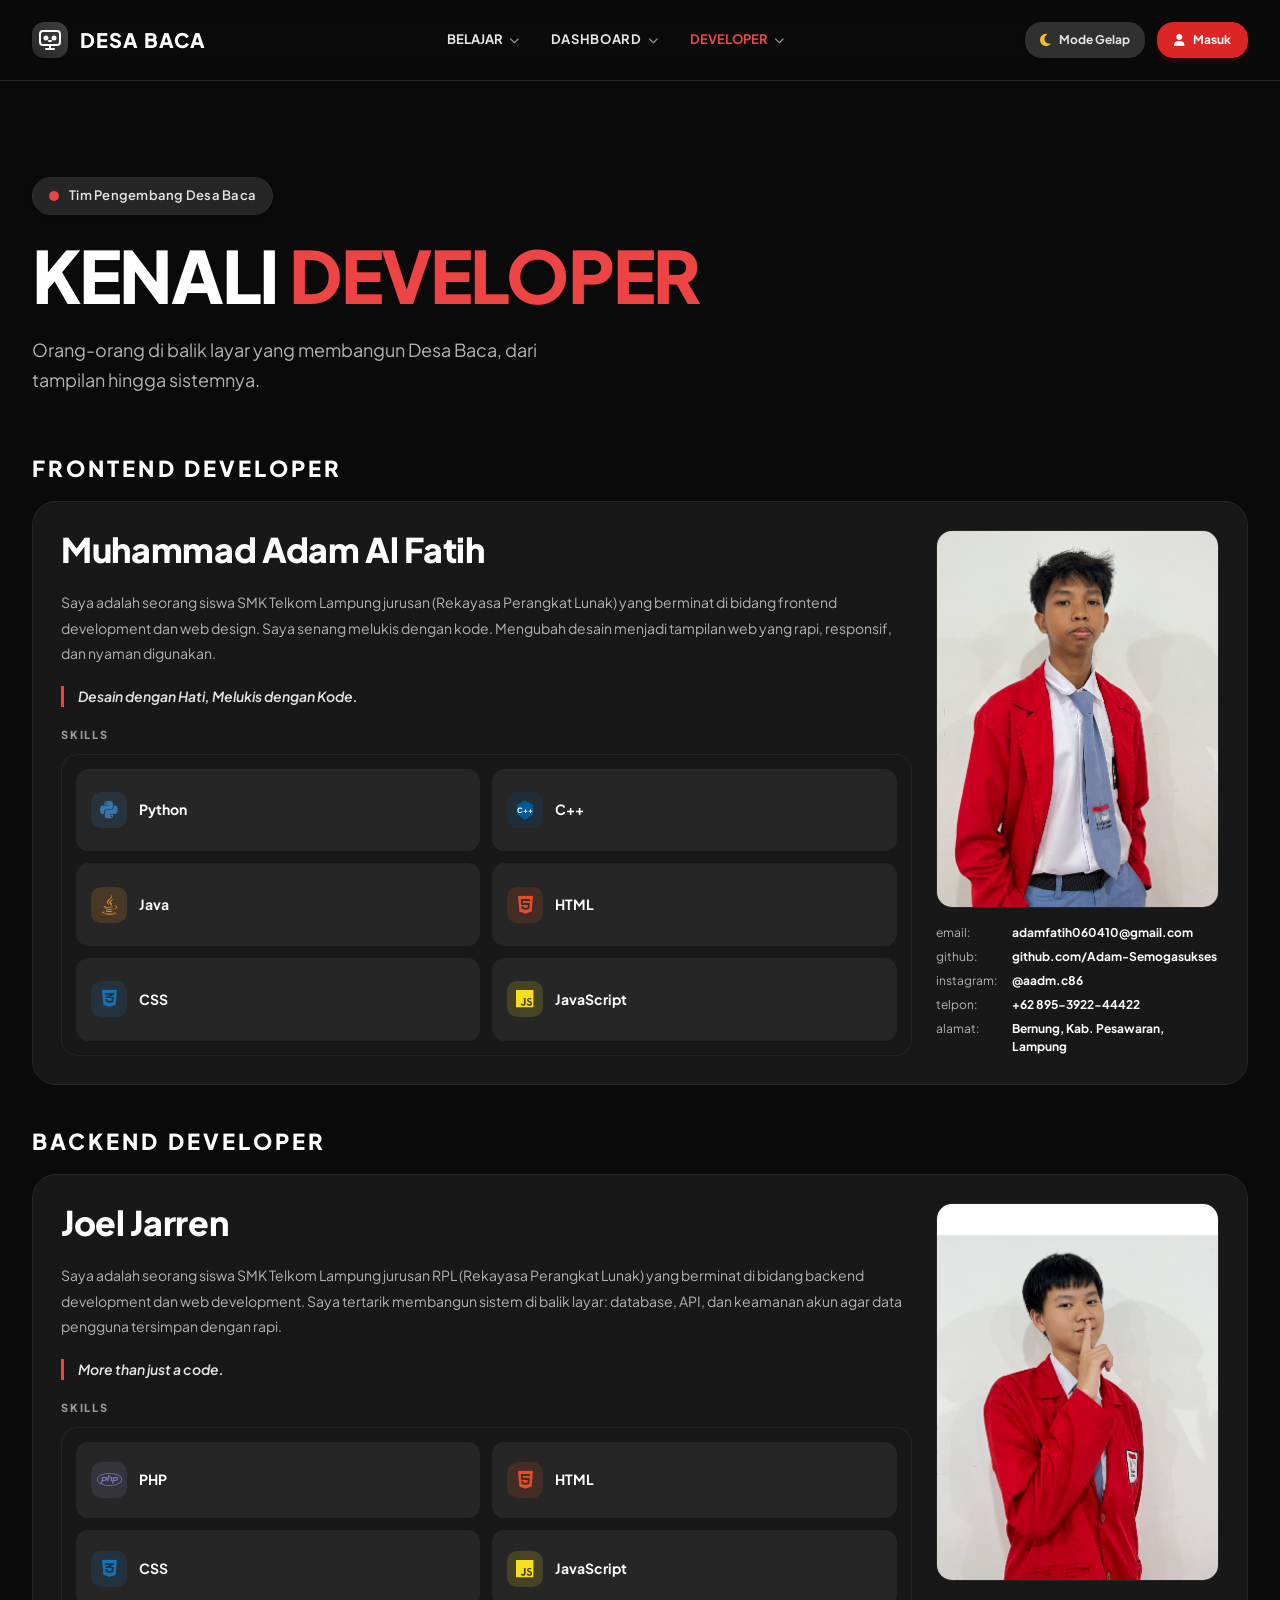
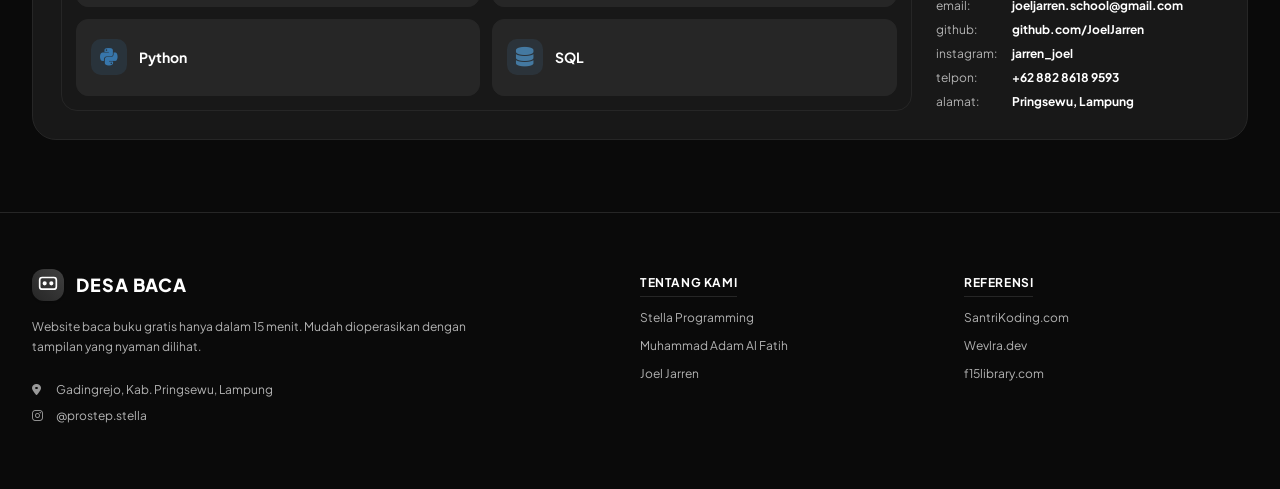
<file: developer.html>
<!DOCTYPE html>
<html lang="id" class="dark">
<head>
  <meta charset="UTF-8" />
  <meta name="viewport" content="width=device-width, initial-scale=1.0, viewport-fit=cover" />
  <title>Developer - DESA BACA</title>
  <meta name="description" content="Kenali tim pengembang Desa Baca: frontend dan backend developer." />

  <link rel="preconnect" href="https://fonts.googleapis.com">
  <link rel="preconnect" href="https://fonts.gstatic.com" crossorigin>
  <link href="https://fonts.googleapis.com/css2?family=Plus+Jakarta+Sans:wght@400;500;600;700;800&family=Inter:wght@400;500;600;700&display=swap" rel="stylesheet">
  <link rel="stylesheet" href="https://cdnjs.cloudflare.com/ajax/libs/font-awesome/6.5.1/css/all.min.css" />
  <link rel="stylesheet" href="css/main.css" />
  <link rel="stylesheet" href="css/landing.css" />
  <script src="js/theme-init.js"></script>

  <style>
    .is-active { color: var(--red); }
    .dev-main { padding-bottom: 72px; }
    .dev-section + .dev-section { margin-top: 40px; }
    .dev-heading { margin-bottom: 16px; font-size: 18px; font-weight: 800; letter-spacing: .14em; text-transform: uppercase; color: var(--text-strong); }
    .dev-name { font-size: 28px; font-weight: 800; line-height: 1.2; letter-spacing: -.01em; color: var(--text-strong); }
    @media (min-width: 640px) { .dev-heading { font-size: 22px; } .dev-name { font-size: 34px; } }

    .dev-card { display: grid; grid-template-columns: 6fr 2fr; gap: 24px; align-items: stretch; padding: 28px; border-radius: var(--radius-xl); border: 1px solid var(--border); background: var(--surface); }
    .dev-info, .dev-side { display: flex; flex-direction: column; min-width: 0; }
    .dev-info { gap: 20px; }
    .dev-intro { font-size: 14px; line-height: 1.8; color: var(--muted); }
    .dev-quote { padding-left: 14px; border-left: 3px solid var(--red); font-size: 14px; font-weight: 600; font-style: italic; color: var(--text); }

    .dev-skills-wrap { flex: 1; display: flex; flex-direction: column; gap: 10px; }
    .dev-label { font-size: 11px; font-weight: 800; letter-spacing: .16em; text-transform: uppercase; color: var(--faint); }
    .dev-skills { flex: 1; display: grid; grid-template-columns: repeat(2, 1fr); grid-auto-rows: 1fr; gap: 12px; padding: 14px; border-radius: var(--radius-lg); border: 1px solid var(--border); }
    .dev-skills li { display: flex; align-items: center; gap: 12px; padding: 12px 14px; min-height: 56px; border-radius: var(--radius-md); border: 1px solid var(--border); background: var(--surface-2); font-size: 14px; font-weight: 700; color: var(--text-strong); transition: border-color .2s; }
    .dev-skills li:hover { border-color: var(--faint); }
    .dev-skills li > :first-child { flex-shrink: 0; width: 36px; height: 36px; padding: 7px; border-radius: 10px; display: flex; align-items: center; justify-content: center; font-size: 20px; color: var(--b); background: color-mix(in srgb, var(--b) 16%, var(--surface-2)); }

    .dev-side { gap: 16px; }
    .dev-photo { position: relative; flex: 1 0 auto; aspect-ratio: 3 / 4; overflow: hidden; border-radius: var(--radius-lg); border: 1px solid var(--border); background: var(--surface-2); color: var(--faint); display: flex; align-items: center; justify-content: center; font-size: 72px; }
    .dev-photo img { position: absolute; inset: 0; width: 100%; height: 100%; object-fit: cover; }
    .dev-contact { display: grid; grid-template-columns: 68px 1fr; gap: 6px 8px; margin: 0; font-size: 12px; }
    .dev-contact dt { color: var(--muted); }
    .dev-contact dd { margin: 0; font-weight: 700; color: var(--text-strong); overflow-wrap: anywhere; }

    @media (max-width: 899px) {
      .dev-card { grid-template-columns: 1fr; padding: 20px; }
      .dev-side { order: -1; max-width: 320px; }
      .dev-photo { flex: none; }
    }
    @media (max-width: 480px) {
      .dev-card { padding: 16px; }
      .dev-skills { padding: 10px; gap: 10px; }
      .dev-skills li { padding: 10px; gap: 10px; font-size: 13px; }
    }
  </style>
</head>

<body>

  <!-- ================= NAVBAR ================= -->
  <header class="site-header">
    <div class="container bar">
      <a href="index.html" class="brand">
        <span class="brand-mark">
          <svg viewBox="0 0 24 24" fill="none" stroke="currentColor" stroke-width="2" stroke-linecap="round" stroke-linejoin="round" aria-hidden="true">
            <rect x="2" y="3" width="20" height="14" rx="3" />
            <line x1="8" y1="21" x2="16" y2="21" />
            <line x1="12" y1="17" x2="12" y2="21" />
            <circle cx="8" cy="10" r="1.5" fill="currentColor" />
            <circle cx="16" cy="10" r="1.5" fill="currentColor" />
            <path d="M11 13h2" />
          </svg>
        </span>
        <span class="brand-name">DESA BACA</span>
      </a>

      <nav class="main-nav" aria-label="Navigasi utama">
        <div class="nav-item">
          <button class="nav-trigger" type="button">BELAJAR <i class="fa-solid fa-chevron-down"></i></button>
          <div class="dropdown">
            <a href="index.html#ebooks"><i class="fa-solid fa-book-open accent"></i> E-Book Populer</a>
            <a href="katalog.html"><i class="fa-solid fa-book-open accent"></i> Katalog Buku</a>
            <a href="index.html#kategori"><i class="fa-solid fa-list-check accent"></i> Semua Kategori</a>
          </div>
        </div>

        <div class="nav-item">
          <a href="dashboard.html" class="nav-trigger">DASHBOARD <i class="fa-solid fa-chevron-down"></i></a>
          <div class="dropdown">
            <a href="dashboard.html"><i class="fa-solid fa-chart-pie" style="color:#06b6d4"></i> Statistik Membaca</a>
            <a href="dashboard.html#bookmarks"><i class="fa-solid fa-bookmark" style="color:#f59e0b"></i> Buku Tersimpan</a>
          </div>
        </div>

        <div class="nav-item">
          <button class="nav-trigger is-active" type="button">DEVELOPER <i class="fa-solid fa-chevron-down"></i></button>
          <div class="dropdown">
            <a href="index.html#tech-stack"><i class="fa-solid fa-code" style="color:#10b981"></i> Tech Stack</a>
            <a href="index.html#footer"><i class="fa-solid fa-circle-info accent"></i> Tentang Kami</a>
            <a href="developer.html"><i class="fa-solid fa-user-gear" style="color:#06b6d4"></i> Developer</a>
          </div>
        </div>
      </nav>

      <div class="header-actions">
        <button id="themeToggle" class="theme-toggle" type="button" aria-label="Ganti Tema (Dark/Light)" title="Klik untuk ganti tema (Gelap / Terang)">
          <i id="themeIcon" class="fa-solid fa-moon"></i>
          <span id="themeLabel" class="label">Mode Gelap</span>
        </button>
        <div class="user-action-wrap">
          <a id="navAuthBtn" class="btn-auth-nav" href="index.html?auth=login"><i class="fa-solid fa-user"></i><span>Masuk</span></a>
        </div>
        <button id="menuToggle" class="menu-toggle" type="button" aria-label="Toggle Menu" aria-expanded="false" aria-controls="mobileMenu">
          <i class="fa-solid fa-bars"></i>
        </button>
      </div>
    </div>

    <div id="mobileMenu" class="mobile-menu hidden">
      <a href="katalog.html">KATALOG</a>
      <a href="index.html#ebooks">BELAJAR</a>
      <a href="dashboard.html">DASHBOARD</a>
      <a href="developer.html" class="is-active">DEVELOPER</a>
      <div>
        <a id="mobileAuth" href="index.html?auth=login" class="login-link">
          <i class="fa-solid fa-arrow-right-to-bracket"></i> <span>Masuk / Daftar Akun</span>
        </a>
      </div>
    </div>
  </header>

  <main class="dev-main">
    <section class="hero">
      <div class="container">
        <div class="hero-inner">
          <div class="badge"><span class="dot"></span><span>Tim Pengembang Desa Baca</span></div>
          <h1><span>KENALI</span> <span class="accent">DEVELOPER</span></h1>
          <p class="hero-sub">Orang-orang di balik layar yang membangun Desa Baca, dari tampilan hingga sistemnya.</p>
        </div>
      </div>
    </section>

    <!-- kartu developer digambar dari array DEVS di bawah -->
    <div class="container" id="devs"></div>
  </main>

  <!-- ================= FOOTER ================= -->
  <footer id="footer" class="site-footer">
    <div class="container">
      <div class="footer-grid">
        <div class="footer-brand">
          <a href="index.html" class="brand">
            <span class="brand-mark">
              <svg viewBox="0 0 24 24" fill="none" stroke="currentColor" stroke-width="2" stroke-linecap="round" stroke-linejoin="round" aria-hidden="true">
                <rect x="2" y="3" width="20" height="14" rx="3" />
                <circle cx="8" cy="10" r="1.5" fill="currentColor" />
                <circle cx="16" cy="10" r="1.5" fill="currentColor" />
              </svg>
            </span>
            <span class="brand-name">DESA BACA</span>
          </a>
          <p class="footer-about">Website baca buku gratis hanya dalam 15 menit. Mudah dioperasikan dengan tampilan yang nyaman dilihat.</p>
          <div class="footer-meta">
            <div><i class="fa-solid fa-location-dot"></i><span>Gadingrejo, Kab. Pringsewu, Lampung</span></div>
            <div><i class="fa-brands fa-instagram"></i><a href="https://instagram.com/prostep.stella" target="_blank" rel="noopener">@prostep.stella</a></div>
          </div>
        </div>

        <div class="footer-col">
          <h4>Tentang Kami</h4>
          <ul class="footer-links">
            <li>Stella Programming</li>
            <li>Muhammad Adam Al Fatih</li>
            <li>Joel Jarren</li>
          </ul>
        </div>

        <div class="footer-col">
          <h4>Referensi</h4>
          <ul class="footer-links">
            <li><a href="https://santrikoding.com" target="_blank" rel="noopener">SantriKoding.com</a></li>
            <li><a href="https://wevlra.dev" target="_blank" rel="noopener">Wevlra.dev</a></li>
            <li><a href="https://f15library.com" target="_blank" rel="noopener">f15library.com</a></li>
          </ul>
        </div>
      </div>
    </div>
  </footer>

  <svg width="0" height="0" style="position:absolute" aria-hidden="true">
    <symbol id="cpp" viewBox="0 0 24 24"><path d="M12 1.5 21 6.75v10.5L12 22.5 3 17.25V6.75z" fill="currentColor"/><text x="12" y="15.2" text-anchor="middle" font-size="8" font-weight="800" font-family="Plus Jakarta Sans,sans-serif" fill="#fff">C++</text></symbol>
  </svg>

  <script>
  // disini edit nya kink
  const SKILLS = [
    ['Python', 'fa-brands fa-python', '#3776AB'],
    ['C++', '', '#00599C'],
    ['Java', 'fa-brands fa-java', '#F89820'],
    ['HTML', 'fa-brands fa-html5', '#E34F26'],
    ['CSS', 'fa-brands fa-css3-alt', '#1572B6'],
    ['JavaScript', 'fa-brands fa-js', '#F7DF1E'],
  ];

  // Skills Joel (backend): PHP, HTML, CSS, JavaScript, Python, SQL
  const SKILLS_JOEL = [
    ['PHP', 'fa-brands fa-php', '#777BB4'],
    ['HTML', 'fa-brands fa-html5', '#E34F26'],
    ['CSS', 'fa-brands fa-css3-alt', '#1572B6'],
    ['JavaScript', 'fa-brands fa-js', '#F7DF1E'],
    ['Python', 'fa-brands fa-python', '#3776AB'],
    ['SQL', 'fa-solid fa-database', '#4479A1'],
  ];

  const DEVS = [
    {
      role: 'FRONTEND DEVELOPER',
      nama: 'Muhammad Adam Al Fatih',
      intro: 'Saya adalah seorang siswa SMK Telkom Lampung jurusan  (Rekayasa Perangkat Lunak) yang berminat di bidang frontend development dan web design. Saya senang melukis dengan kode. Mengubah desain menjadi tampilan web yang rapi, responsif, dan nyaman digunakan.',
      moto: 'Desain dengan Hati, Melukis dengan Kode.',
      foto: 'images/potoadam.png',
      kontak: ['adamfatih060410@gmail.com', 'github.com/Adam-Semogasukses', '@aadm.c86', '+62 895-3922-44422', 'Bernung, Kab. Pesawaran, Lampung'],
    },
    {
      role: 'BACKEND DEVELOPER',
      nama: 'Joel Jarren',
      intro: 'Saya adalah seorang siswa SMK Telkom Lampung jurusan RPL (Rekayasa Perangkat Lunak) yang berminat di bidang backend development dan web development. Saya tertarik membangun sistem di balik layar: database, API, dan keamanan akun agar data pengguna tersimpan dengan rapi.',
      moto: "More than just a code.",
      foto: 'images/potojoel.png',
      skills: SKILLS_JOEL,
      kontak: ['joeljarren.school@gmail.com', 'github.com/JoelJarren', 'jarren_joel', '+62 882 8618 9593', 'Pringsewu, Lampung'],
    },
  ];
  const LABEL = ['email', 'github', 'instagram', 'telpon', 'alamat'];

  /* ============ RENDER KARTU ============ */
  const skillHtml = (list) => list.map(([n, ic, c]) =>
    `<li style="--b:${c}">${ic ? `<i class="${ic}"></i>` : '<svg><use href="#cpp"/></svg>'}${n}</li>`).join('');

  document.getElementById('devs').innerHTML = DEVS.map((d) => `
    <section class="dev-section">
      <h2 class="dev-heading">${d.role}</h2>
      <article class="dev-card">
        <div class="dev-info">
          <h3 class="dev-name">${d.nama}</h3>
          <p class="dev-intro">${d.intro}</p>
          <p class="dev-quote">${d.moto}</p>
          <div class="dev-skills-wrap">
            <span class="dev-label">Skills</span>
            <ul class="dev-skills">${skillHtml(d.skills || SKILLS)}</ul>
          </div>
        </div>
        <div class="dev-side">
          <div class="dev-photo">
            <i class="fa-solid fa-user"></i>
            <img src="${d.foto}" alt="Foto ${d.nama}" loading="lazy" onerror="this.remove()" />
          </div>
          <dl class="dev-contact">${d.kontak.map((v, i) => `<dt>${LABEL[i]}:</dt><dd>${v}</dd>`).join('')}</dl>
        </div>
      </article>
    </section>`).join('');

  /* ============ NAVBAR: tema, login, menu HP, dropdown ============ */
  (() => {
    const $ = (s) => document.querySelector(s);
    const root = document.documentElement;
    const ls = (k) => { try { return localStorage.getItem(k); } catch (e) { return null; } };

    const syncTheme = () => {
      const dark = root.classList.contains('dark');
      $('#themeIcon').className = dark ? 'fa-solid fa-moon' : 'fa-solid fa-sun';
      $('#themeLabel').textContent = dark ? 'Mode Gelap' : 'Mode Terang';
    };
    $('#themeToggle').onclick = () => {
      const dark = root.classList.toggle('dark');
      try { localStorage.setItem('desabaca_theme', dark ? 'dark' : 'light'); } catch (e) {}
      syncTheme();
    };
    syncTheme();

    // status login disimpan index.html di localStorage
    let user = null;
    try { user = JSON.parse(ls('desabaca_user_profile')); } catch (e) {}
    const name = (user && (user.display_name || user.username)) || ls('desabaca_user');
    if (name) {
      const btn = $('#navAuthBtn');
      btn.href = 'dashboard.html';
      btn.classList.add('is-logged');
      btn.innerHTML = '<i class="fa-solid fa-user-check" style="color:#10b981"></i><span></span>';
      btn.lastChild.textContent = name;
      $('#mobileAuth').href = 'dashboard.html';
      $('#mobileAuth').lastElementChild.textContent = name;
    }
    document.addEventListener('click', (e) => {
      if (!name && e.target.closest('a[href*="dashboard.html"]')) {
        e.preventDefault();
        location.href = 'index.html?auth=login';
      }
    });

    const menu = $('#mobileMenu'), toggle = $('#menuToggle');
    toggle.onclick = () => toggle.setAttribute('aria-expanded', !menu.classList.toggle('hidden'));
    menu.onclick = (e) => { if (e.target.closest('a')) menu.classList.add('hidden'); };

    // dropdown: hanya satu terbuka (sama dengan app.js)
    const items = [...document.querySelectorAll('.main-nav .nav-item')];
    const hover = matchMedia('(hover: hover) and (pointer: fine)');
    let timer;
    const setOpen = (i, on) => { i.classList.toggle('open', on); i.firstElementChild.setAttribute('aria-expanded', on); };
    const closeAll = (except) => items.forEach((i) => i !== except && setOpen(i, false));
    const open = (i) => { clearTimeout(timer); closeAll(i); setOpen(i, true); };
    items.forEach((item) => {
      const t = item.firstElementChild;
      item.onmouseenter = () => hover.matches && open(item);
      item.onmouseleave = () => { if (hover.matches) timer = setTimeout(() => setOpen(item, false), 120); };
      t.onclick = (e) => {
        const isOpen = item.classList.contains('open');
        if (t.tagName === 'A') { if (!hover.matches && !isOpen) { e.preventDefault(); open(item); } }  // DASHBOARD: ketukan kedua = buka halaman
        else if (hover.matches || !isOpen) open(item);
        else setOpen(item, false);
      };
    });
    document.addEventListener('click', (e) => { if (!e.target.closest('.main-nav .nav-item')) closeAll(); });
    document.addEventListener('keydown', (e) => { if (e.key === 'Escape') closeAll(); });
  })();
  </script>
</body>
</html>
</file>
<file: css/landing.css>
/* =============================================================================
 * DESA BACA — landing.css (index.html)
 * ========================================================================== */

.container {
  width: 100%;
  max-width: 1280px;
  margin: 0 auto;
  padding: 0 16px;
}
@media (min-width: 640px) {
  .container {
    padding: 0 24px;
  }
}
@media (min-width: 1024px) {
  .container {
    padding: 0 32px;
  }
}

.section-title {
  font-weight: 800;
  font-size: 20px;
  letter-spacing: .05em;
  text-transform: uppercase;
  color: var(--text-strong);
  text-align: center;
}
@media (min-width: 640px) {
  .section-title {
    font-size: 24px;
  }
}

/* ---------- Kartu hover ---------- */
.hover-card {
  border: 1px solid var(--border);
  background: var(--surface);
  border-radius: var(--radius-xl);
  transition: transform .28s cubic-bezier(.16, 1, .3, 1), border-color .28s, box-shadow .28s;
}
.hover-card:hover {
  transform: translateY(-5px);
  border-color: rgba(255, 45, 32, .4);
  box-shadow: var(--card-hover-shadow);
}

/* ---------- Navbar ---------- */
.site-header {
  position: sticky;
  top: 0;
  z-index: 40;
  background: var(--header-bg);
  border-bottom: 1px solid var(--border);
  -webkit-backdrop-filter: blur(12px);
  backdrop-filter: blur(12px);
  transition: background-color .3s, border-color .3s;
}
.site-header .bar {
  height: 80px;
  display: flex;
  align-items: center;
  justify-content: space-between;
}

.brand {
  display: flex;
  align-items: center;
  gap: 12px;
}
.brand-mark {
  width: 36px;
  height: 36px;
  border-radius: 12px;
  color: #fff;
  display: flex;
  align-items: center;
  justify-content: center;
  background: linear-gradient(to top right, #262626, #404040);
  box-shadow: 0 1px 2px rgba(0, 0, 0, .15);
  transition: transform .2s;
}
.brand-mark svg {
  width: 24px;
  height: 24px;
}
.brand:hover .brand-mark {
  transform: scale(1.05);
}
.brand-name {
  font-weight: 800;
  font-size: 18px;
  letter-spacing: .05em;
  color: var(--text-strong);
}
@media (min-width: 640px) {
  .brand-name {
    font-size: 20px;
  }
}

.main-nav {
  display: none;
  align-items: center;
  gap: 32px;
  font-size: 13px;
  font-weight: 700;
  letter-spacing: .05em;
}
@media (min-width: 768px) {
  .main-nav {
    display: flex;
  }
}

.nav-item {
  position: relative;
}
.nav-trigger {
  display: flex;
  align-items: center;
  gap: 6px;
  padding: 8px 0;
  text-transform: uppercase;
  color: var(--text);
  transition: color .2s;
}
.nav-trigger:hover {
  color: var(--red);
}
.nav-trigger .fa-chevron-down {
  font-size: 10px;
  color: var(--faint);
  transition: transform .2s;
}
.nav-item.open .fa-chevron-down {
  transform: rotate(180deg);
}

.dropdown {
  position: absolute;
  left: 0;
  top: 100%;
  margin-top: 8px;
  width: 200px;
  padding: 8px;
  border-radius: var(--radius-lg);
  border: 1px solid var(--border);
  background: var(--surface);
  box-shadow: 0 20px 25px -5px rgba(0, 0, 0, .2);
  opacity: 0;
  transform: translateY(8px);
  pointer-events: none;
  visibility: hidden;
  transition: opacity .2s, transform .2s, visibility .2s;
}
.nav-item.open .dropdown {
  opacity: 1;
  transform: none;
  pointer-events: auto;
  visibility: visible;
}
.dropdown a, .dropdown button {
  display: flex;
  align-items: center;
  gap: 12px;
  width: 100%;
  text-align: left;
  padding: 8px 12px;
  border-radius: var(--radius-md);
  font-size: 12px;
  font-weight: 600;
  letter-spacing: 0;
  text-transform: none;
  color: var(--text);
}
.dropdown a:hover, .dropdown button:hover {
  background: rgba(127, 127, 127, .12);
}

.header-actions {
  display: flex;
  align-items: center;
  gap: 12px;
}
.theme-toggle, .menu-toggle {
  display: flex;
  align-items: center;
  gap: 8px;
  border-radius: var(--radius-lg);
  border: 1px solid var(--input-border);
  background: var(--surface-3);
  color: var(--text);
  font-size: 12px;
  font-weight: 700;
  box-shadow: 0 1px 2px rgba(0, 0, 0, .1);
  transition: background-color .2s, transform .15s;
}
.theme-toggle {
  padding: 8px 14px;
}
.theme-toggle:hover, .menu-toggle:hover {
  background: var(--surface-3-hover);
}
.theme-toggle:active {
  transform: scale(.95);
}
.theme-toggle .fa-moon {
  color: #fbbf24;
  font-size: 14px;
}
.theme-toggle .fa-sun {
  color: #d97706;
  font-size: 14px;
}
.theme-toggle .label {
  display: none;
}
@media (min-width: 640px) {
  .theme-toggle .label {
    display: inline;
  }
}
.menu-toggle {
  width: 40px;
  height: 40px;
  justify-content: center;
}
@media (min-width: 768px) {
  .menu-toggle {
    display: none;
  }
}

.user-action-wrap {
  position: relative;
}
.btn-auth-nav {
  display: flex;
  align-items: center;
  gap: 8px;
  border-radius: var(--radius-lg);
  border: 1px solid var(--red-strong);
  background: var(--red-strong);
  color: #fff;
  padding: 8px 16px;
  font-size: 12px;
  font-weight: 700;
  cursor: pointer;
  box-shadow: 0 4px 6px -1px rgba(220, 38, 38, .2);
  transition: background-color .2s, transform .15s;
}
.btn-auth-nav:hover {
  background: var(--red);
}
.btn-auth-nav:active {
  transform: scale(.95);
}
.btn-auth-nav.is-logged {
  background: var(--surface-3);
  border-color: var(--input-border);
  color: var(--text-strong);
}
.btn-auth-nav.is-logged:hover {
  background: var(--surface-3-hover);
}
.btn-auth-nav .user-avatar {
  width: 22px;
  height: 22px;
  border-radius: 50%;
  object-fit: cover;
}

.user-dropdown {
  position: absolute;
  right: 0;
  top: 100%;
  margin-top: 8px;
  width: 220px;
  padding: 8px;
  border-radius: var(--radius-lg);
  border: 1px solid var(--border);
  background: var(--surface);
  box-shadow: 0 20px 25px -5px rgba(0, 0, 0, .25);
  z-index: 100;
  display: flex;
  flex-direction: column;
  gap: 4px;
}
.user-dropdown.hidden {
  display: none;
}
.user-dropdown .user-info {
  padding: 10px 12px;
  border-bottom: 1px solid var(--border);
  margin-bottom: 4px;
}
.user-dropdown .user-info strong {
  display: block;
  font-size: 13px;
  font-weight: 800;
  color: var(--text-strong);
}
.user-dropdown .user-info small {
  display: block;
  font-size: 11px;
  color: var(--muted);
}
.user-dropdown a, .user-dropdown button {
  display: flex;
  align-items: center;
  gap: 10px;
  width: 100%;
  text-align: left;
  padding: 8px 12px;
  border-radius: var(--radius-md);
  font-size: 12px;
  font-weight: 600;
  color: var(--text);
  background: transparent;
  border: none;
  cursor: pointer;
}
.user-dropdown a:hover, .user-dropdown button:hover {
  background: rgba(127, 127, 127, .12);
}
.user-dropdown .logout-btn {
  color: var(--red);
}
.user-dropdown .logout-btn:hover {
  background: rgba(220, 38, 38, .1);
}

.mobile-menu {
  border-top: 1px solid var(--border);
  padding: 16px 24px;
  background: var(--bg);
  font-size: 14px;
  font-weight: 600;
}
.mobile-menu a, .mobile-menu button {
  display: block;
  width: 100%;
  text-align: left;
  padding: 8px 0;
}
.mobile-menu a:hover {
  color: var(--red);
}
.mobile-menu .login-link {
  margin-top: 8px;
  border-top: 1px solid var(--border);
  padding-top: 12px;
  color: var(--red);
  font-weight: 700;
}
@media (min-width: 768px) {
  .mobile-menu {
    display: none !important;
  }
}

/* ---------- Hero ---------- */
.hero {
  position: relative;
  overflow: hidden;
  padding: 64px 0 40px;
  background: radial-gradient(circle at 10% 20%, rgba(230, 80, 50, .07) 0%, transparent 45%),
    radial-gradient(circle at 90% 30%, rgba(217, 119, 6, .07) 0%, transparent 45%);
}
html.dark .hero {
  background: none;
}
@media (min-width: 640px) {
  .hero {
    padding: 96px 0 56px;
  }
}
.hero-inner {
  max-width: 768px;
  text-align: center;
  display: flex;
  flex-direction: column;
  gap: 24px;
}
@media (min-width: 640px) {
  .hero-inner {
    text-align: left;
  }
}

.badge {
  align-self: center;
  display: inline-flex;
  align-items: center;
  gap: 10px;
  padding: 8px 16px;
  border-radius: 999px;
  border: 1px solid var(--input-border);
  background: var(--surface-2);
  font-size: 13px;
  font-weight: 600;
  letter-spacing: .02em;
  box-shadow: 0 1px 2px rgba(0, 0, 0, .1);
}
html.dark .badge {
  color: var(--text);
}
@media (min-width: 640px) {
  .badge {
    align-self: flex-start;
  }
}
.badge .dot {
  width: 10px;
  height: 10px;
  border-radius: 50%;
  background: var(--red);
}

.hero h1 {
  font-size: 48px;
  font-weight: 800;
  letter-spacing: -.025em;
  line-height: 1;
  color: var(--text-strong);
}
@media (min-width: 640px) {
  .hero h1 {
    font-size: 72px;
  }
}
.hero-sub {
  font-size: 16px;
  color: var(--muted);
  max-width: 576px;
  line-height: 1.7;
  margin: 0 auto;
}
@media (min-width: 640px) {
  .hero-sub {
    font-size: 18px;
    margin: 0;
  }
}

.search-wrap {
  padding-top: 8px;
  max-width: 576px;
  width: 100%;
  margin: 0 auto;
  text-align: left;
}
@media (min-width: 640px) {
  .search-wrap {
    margin: 0;
  }
}
.search-box {
  position: relative;
  display: flex;
  align-items: center;
  border-radius: var(--radius-lg);
  border: 1px solid var(--border);
  background: #FBF8F2;
  box-shadow: 0 1px 2px rgba(0, 0, 0, .08);
  transition: border-color .3s, box-shadow .3s;
}
html.dark .search-box {
  background: var(--d2);
}
.search-box:focus-within {
  border-color: var(--red);
  box-shadow: 0 0 0 2px rgba(239, 68, 68, .2);
}
.search-box input {
  width: 100%;
  padding: 16px 56px 16px 20px;
  font-size: 15px;
  background: transparent;
  border: 0;
  outline: 0;
  color: var(--text-strong);
}
.search-box input::placeholder {
  color: var(--faint);
}
.search-box button {
  position: absolute;
  right: 10px;
  width: 44px;
  height: 40px;
  border-radius: var(--radius-md);
  display: flex;
  align-items: center;
  justify-content: center;
  background: #DDD3C0;
  color: #44403c;
  transition: background-color .2s;
}
.search-box button:hover {
  background: #D0C4AF;
}
html.dark .search-box button {
  background: var(--d4);
  color: var(--text);
}
html.dark .search-box button:hover {
  background: var(--d5);
}
.search-result {
  margin-top: 8px;
  font-size: 12px;
  font-weight: 500;
  color: var(--muted);
}
.sr-head {
  display: flex;
  align-items: center;
  gap: 8px;
}
.sr-body:empty {
  display: none;
}
.sr-body {
  margin-top: 10px;
  padding: 14px;
  display: flex;
  flex-direction: column;
  gap: 14px;
  border-radius: var(--radius-lg);
  border: 1px solid var(--border);
  background: var(--surface);
  box-shadow: 0 16px 28px -10px rgba(0, 0, 0, .15);
}
.sr-label {
  font-size: 10px;
  font-weight: 700;
  letter-spacing: .08em;
  text-transform: uppercase;
  color: var(--faint);
}
.sr-cats {
  display: flex;
  flex-wrap: wrap;
  gap: 8px;
  margin-top: 8px;
}
.sr-chip {
  padding: 5px 12px;
  border-radius: 999px;
  border: 1px solid var(--border);
  background: var(--surface-2);
  font-size: 11px;
  font-weight: 700;
  color: var(--text);
}
.sr-chip:hover {
  border-color: var(--red);
  color: var(--red);
}
.sr-books {
  display: flex;
  flex-direction: column;
  gap: 2px;
  margin-top: 6px;
}
.sr-book {
  display: flex;
  align-items: center;
  gap: 12px;
  padding: 6px;
  border-radius: var(--radius-md);
}
.sr-book:hover {
  background: rgba(127, 127, 127, .1);
}
.sr-book img {
  width: 32px;
  height: 44px;
  object-fit: cover;
  border-radius: 6px;
  flex-shrink: 0;
  background: var(--cover-bg);
}
.sr-book b {
  display: block;
  font-size: 13px;
  font-weight: 700;
  color: var(--text-strong);
}
.sr-book small {
  font-size: 11px;
  color: var(--faint);
}
.sr-more {
  font-size: 11px;
  color: var(--faint);
  margin-top: 6px;
}
.sr-more a, .sr-empty a {
  text-decoration: underline;
  color: var(--red);
}
.sr-empty {
  font-size: 12px;
  line-height: 1.6;
  color: var(--muted);
}
.sr-login {
  display: flex;
  flex-direction: column;
  align-items: flex-start;
  gap: 10px;
}
.sr-login p {
  font-size: 12px;
  color: var(--muted);
}
.sr-login-btn {
  text-decoration: none;
}
.search-result strong {
  color: var(--red);
}
.search-result .sr-head button {
  font-size: 11px;
  text-decoration: underline;
  color: var(--faint);
}
.search-result .sr-head button:hover {
  color: var(--red);
}

/* marquee genre */
.marquee {
  margin-top: 48px;
  padding: 16px 0;
  overflow: hidden;
  user-select: none;
  border-top: 1px solid var(--border);
  border-bottom: 1px solid var(--border);
  background: var(--marquee-bg);
}
.marquee-track {
  display: inline-flex;
  gap: 16px;
  width: max-content;
  white-space: nowrap;
  animation: marquee 24s linear infinite;
}
.marquee-track:hover {
  animation-play-state: paused;
}
@keyframes marquee {
  from {
    transform: translateX(0);
  }
  to {
    transform: translateX(-50%);
  }
}

.filter-pill {
  flex-shrink: 0;
  display: flex;
  align-items: center;
  gap: 8px;
  padding: 8px 16px;
  border-radius: var(--radius-md);
  border: 1px solid var(--border);
  background: #F8F4EA;
  color: var(--text);
  font-size: 13px;
  font-weight: 600;
  box-shadow: 0 1px 2px rgba(0, 0, 0, .06);
  transition: border-color .2s, color .2s;
}
html.dark .filter-pill {
  background: var(--d2);
}
.filter-pill:hover {
  border-color: var(--red);
  color: var(--red);
}
.filter-pill i {
  font-size: 12px;
}

/* ---------- E-book ---------- */
.ebooks {
  padding: 64px 0;
}
.section-intro {
  text-align: center;
  max-width: 672px;
  margin: 0 auto 48px;
}
.section-intro p {
  margin-top: 8px;
  font-size: 13px;
  line-height: 1.7;
  color: var(--muted);
}

.subhead {
  display: flex;
  align-items: center;
  justify-content: space-between;
  margin-bottom: 32px;
}
.subhead.spaced {
  margin-top: 56px;
  margin-bottom: 16px;
}
.subhead h3 {
  font-size: 16px;
  font-weight: 800;
  letter-spacing: .05em;
  color: var(--text-strong);
}
@media (min-width: 640px) {
  .subhead h3 {
    font-size: 18px;
  }
}
.link-all {
  display: flex;
  align-items: center;
  gap: 6px;
  font-size: 13px;
  font-weight: 700;
  color: var(--muted);
  transition: color .2s;
}
.link-all:hover {
  color: var(--red);
}
.link-all i {
  font-size: 12px;
}

.book-grid {
  display: grid;
  grid-template-columns: 1fr;
  gap: 24px;
}
@media (min-width: 640px) {
  .book-grid {
    gap: 28px;
  }
}
@media (min-width: 768px) {
  .book-grid {
    grid-template-columns: repeat(2, 1fr);
  }
}
@media (min-width: 1024px) {
  .book-grid {
    grid-template-columns: repeat(3, 1fr);
  }
}

.book-card {
  padding: 16px;
  display: flex;
  flex-direction: column;
  justify-content: space-between;
  cursor: pointer;
}
@media (min-width: 640px) {
  .book-card {
    padding: 20px;
  }
}
.book-cover {
  width: 100%;
  aspect-ratio: 4 / 5;
  padding: 8px;
  border-radius: var(--radius-lg);
  overflow: hidden;
  display: flex;
  align-items: center;
  justify-content: center;
  background: var(--cover-bg);
  border: 1px solid rgba(213, 202, 187, .8);
}
html.dark .book-cover {
  border-color: var(--d3);
}
.book-cover img {
  width: 100%;
  height: 100%;
  object-fit: contain;
  border-radius: var(--radius-md);
  transition: transform .3s;
}
.book-card:hover .book-cover img {
  transform: scale(1.05);
}
.book-desc {
  margin-top: 16px;
  font-size: 12px;
  line-height: 1.7;
  color: var(--muted);
  display: -webkit-box;
  -webkit-line-clamp: 3;
  -webkit-box-orient: vertical;
  overflow: hidden;
}
.book-row {
  display: flex;
  align-items: center;
  justify-content: space-between;
  margin-top: 16px;
  padding-top: 12px;
  border-top: 1px solid var(--border);
}
.book-author {
  font-size: 12px;
  font-weight: 700;
  text-transform: uppercase;
  letter-spacing: .05em;
  color: var(--text-strong);
}
.bookmark-btn {
  display: inline-flex;
  align-items: center;
  justify-content: center;
  width: 32px;
  height: 32px;
  margin: -8px -8px -8px 0;
  color: #a8a29e;
  font-size: 14px;
  transition: color .2s;
}
.bookmark-btn:hover, .bookmark-btn.on {
  color: var(--red);
}
.readers {
  display: flex;
  align-items: center;
  gap: 6px;
  font-size: 11px;
  font-weight: 600;
  color: var(--muted);
}
.readers i {
  font-size: 10px;
}
.tags {
  display: flex;
  align-items: center;
  gap: 6px;
  flex-wrap: wrap;
  justify-content: flex-end;
}
.tag {
  padding: 4px 10px;
  border-radius: 8px;
  border: 1px solid var(--border);
  background: var(--tag-bg);
  font-size: 10px;
  font-weight: 700;
  letter-spacing: .05em;
  text-transform: uppercase;
}
html.dark .tag {
  border-color: var(--d4);
  color: var(--text);
}

/* ---------- Kategori ---------- */
.kategori {
  padding: 64px 0;
  border-top: 1px solid var(--border);
}
.kategori .section-title {
  margin-bottom: 48px;
}
.kategori-layout {
  display: grid;
  grid-template-columns: 1fr;
  gap: 32px;
  align-items: start;
}
@media (min-width: 1024px) {
  .kategori-layout {
    grid-template-columns: 2fr 1fr;
  }
}
.cat-grid {
  display: grid;
  grid-template-columns: 1fr;
  gap: 24px;
}
@media (min-width: 640px) {
  .cat-grid {
    gap: 28px;
  }
}
@media (min-width: 768px) {
  .cat-grid {
    grid-template-columns: repeat(2, 1fr);
  }
}

.cat-card {
  padding: 20px;
  display: flex;
  flex-direction: column;
  justify-content: space-between;
}
@media (min-width: 640px) {
  .cat-card {
    padding: 24px;
  }
}
.cat-card h3 {
  text-align: center;
  font-weight: 800;
  font-size: 16px;
  letter-spacing: .05em;
  text-transform: uppercase;
  color: var(--text-strong);
  margin-bottom: 20px;
}
@media (min-width: 640px) {
  .cat-card h3 {
    font-size: 18px;
  }
}
.cat-covers {
  display: grid;
  grid-template-columns: 1fr 1fr;
  gap: 14px;
  margin-bottom: 20px;
}
.cat-covers > div {
  aspect-ratio: 2 / 3;
  border-radius: var(--radius-md);
  overflow: hidden;
  background: var(--cover-bg);
  border: 1px solid var(--input-border);
  box-shadow: 0 1px 2px rgba(0, 0, 0, .08);
}
html.dark .cat-covers > div {
  border-color: var(--d3);
}
.cat-covers img {
  width: 100%;
  height: 100%;
  object-fit: cover;
  transition: transform .3s;
}
.cat-card:hover .cat-covers img {
  transform: scale(1.05);
}
.cat-desc {
  font-size: 12px;
  line-height: 1.7;
  color: var(--muted);
  margin-bottom: 24px;
}
.cat-stats {
  display: flex;
  align-items: center;
  gap: 32px;
  margin-bottom: 24px;
  font-size: 12px;
  color: var(--muted);
}
.cat-stat {
  display: flex;
  align-items: center;
  gap: 10px;
}
.cat-stat .icon {
  width: 32px;
  height: 32px;
  border-radius: 8px;
  display: flex;
  align-items: center;
  justify-content: center;
  background: var(--border-soft);
  font-size: 12px;
}
html.dark .cat-stat .icon {
  background: var(--d3);
}
.cat-stat b {
  display: block;
  font-size: 14px;
  line-height: 1;
  color: var(--text-strong);
}
.cat-stat small {
  font-size: 10px;
}

.btn-soft {
  display: block;
  width: 100%;
  padding: 12px;
  border-radius: var(--radius-lg);
  background: var(--surface-3);
  color: var(--text);
  font-size: 13px;
  font-weight: 700;
  letter-spacing: .02em;
  text-align: center;
  transition: background-color .2s, color .2s;
}
.btn-soft:hover {
  background: var(--red);
  color: #fff;
}
html.dark .btn-soft:hover {
  background: var(--red-strong);
}

.side-stack {
  display: flex;
  flex-direction: column;
  gap: 24px;
}
.widget {
  padding: 20px;
  box-shadow: 0 1px 2px rgba(0, 0, 0, .06);
}
@media (min-width: 640px) {
  .widget {
    padding: 24px;
  }
}
.widget-title {
  display: flex;
  align-items: center;
  gap: 10px;
  margin-bottom: 16px;
  font-size: 14px;
  font-weight: 800;
  letter-spacing: .05em;
  text-transform: uppercase;
  color: var(--text-strong);
}
.widget-title i {
  color: var(--faint);
}
.widget .list {
  display: flex;
  flex-direction: column;
  gap: 8px;
}
.widget .btn-soft {
  margin-top: 16px;
}

.cat-link, .cat-chip {
  display: flex;
  align-items: center;
  width: 100%;
  text-align: left;
  padding: 10px 16px;
  border-radius: var(--radius-md);
  border: 1px solid var(--border);
  background: var(--panel-card-2);
  font-size: 12px;
  transition: background-color .2s, border-color .2s;
}
html:not(.dark) .cat-link, html:not(.dark) .cat-chip {
  background: #EFE8DB;
}
html.dark .cat-link, html.dark .cat-chip {
  background: var(--d3);
  border-color: var(--d4);
}
.cat-link {
  font-weight: 700;
}
.cat-link:hover {
  background: #E5DDCB;
}
html.dark .cat-link:hover {
  background: var(--d4);
  border-color: var(--d5);
}
.cat-link .soon {
  margin-left: auto;
  font-size: 10px;
  font-weight: 700;
  letter-spacing: .05em;
  text-transform: uppercase;
  color: var(--faint);
}
.cat-link .num {
  width: 28px;
  color: var(--faint);
  font-weight: 600;
  flex-shrink: 0;
}
.cat-chip {
  font-weight: 600;
}
.cat-chip:hover {
  border-color: var(--red);
}

/* ---------- Tech stack & footer ---------- */
.tech {
  padding: 56px 0;
  border-top: 1px solid var(--border);
  text-align: center;
}
.tech h3 {
  font-size: 13px;
  font-weight: 800;
  letter-spacing: .1em;
  text-transform: uppercase;
  color: var(--muted);
  margin-bottom: 32px;
}
.tech-list {
  display: flex;
  flex-wrap: wrap;
  align-items: center;
  justify-content: center;
  gap: 24px 40px;
}
.tech-item {
  display: flex;
  align-items: center;
  gap: 8px;
  font-size: 13px;
  font-weight: 700;
  cursor: pointer;
  transition: color .2s;
}
.tech-item:hover {
  color: var(--hover, var(--amber));
}
.tech-item i {
  font-size: 18px;
}
.tech-js {
  width: 24px;
  height: 24px;
  border-radius: 4px;
  background: #F7DF1E;
  color: #171717;
  font-size: 10px;
  font-weight: 800;
  display: flex;
  align-items: center;
  justify-content: center;
}

.site-footer {
  padding: 56px 0 64px;
  border-top: 1px solid var(--border);
  background: var(--footer-bg);
}
.footer-grid {
  display: grid;
  grid-template-columns: 1fr;
  gap: 40px;
}
@media (min-width: 640px) {
  .footer-grid {
    grid-template-columns: repeat(2, 1fr);
  }
}
@media (min-width: 1024px) {
  .footer-grid {
    grid-template-columns: 2fr 1fr 1fr;
  }
}
.footer-brand {
  display: flex;
  flex-direction: column;
  gap: 16px;
}
.footer-brand .brand-mark {
  width: 32px;
  height: 32px;
}
.footer-brand .brand-mark svg {
  width: 20px;
  height: 20px;
}
.footer-brand .brand-name {
  font-size: 18px;
}
.footer-about {
  font-size: 12px;
  color: var(--muted);
  max-width: 448px;
  line-height: 1.7;
}
.footer-meta {
  padding-top: 8px;
  display: flex;
  flex-direction: column;
  gap: 8px;
  font-size: 12px;
  color: var(--muted);
}
.footer-meta div {
  display: flex;
  align-items: center;
  gap: 8px;
}
.footer-meta i {
  width: 16px;
  color: var(--faint);
}
.footer-meta a:hover, .footer-links a:hover, .footer-links li:hover {
  color: var(--red);
}
.footer-col h4 {
  display: inline-block;
  padding-bottom: 4px;
  margin-bottom: 12px;
  border-bottom: 1px solid var(--border);
  font-size: 12px;
  font-weight: 700;
  letter-spacing: .05em;
  text-transform: uppercase;
  color: var(--text-strong);
}
.footer-links {
  display: flex;
  flex-direction: column;
  gap: 10px;
  font-size: 12px;
  color: var(--muted);
}
.footer-links li {
  cursor: default;
  transition: color .2s;
}

/* ---------- Tombol dashboard mengambang ---------- */
.floating-dashboard-btn {
  position: fixed;
  bottom: 24px;
  right: 28px;
  z-index: 40;
  display: flex;
  align-items: center;
  gap: 10px;
  padding: 12px 20px;
  border-radius: 999px;
  background: #171717;
  color: #fff;
  border: 1px solid #404040;
  font-size: 12px;
  font-weight: 800;
  letter-spacing: .05em;
  text-transform: uppercase;
  box-shadow: 0 10px 25px -5px rgba(0, 0, 0, .4);
  transition: transform .25s, background-color .2s;
}
html.dark .floating-dashboard-btn {
  background: var(--d2);
  border-color: var(--d4);
}
.floating-dashboard-btn:hover {
  transform: translateY(-3px) scale(1.03);
  background: #262626;
}
html.dark .floating-dashboard-btn:hover {
  background: var(--d3);
  border-color: var(--d5);
}

/* ---------- Modal login/daftar ---------- */
.modal {
  position: fixed;
  inset: 0;
  z-index: 50;
  padding: 16px;
  display: flex;
  align-items: center;
  justify-content: center;
  background: rgba(0, 0, 0, .65);
  -webkit-backdrop-filter: blur(4px);
  backdrop-filter: blur(4px);
  opacity: 0;
  pointer-events: none;
  transition: opacity .3s;
}
.modal.open {
  opacity: 1;
  pointer-events: auto;
}
.modal-card {
  position: relative;
  width: 100%;
  max-width: 448px;
  max-height: 100%;
  overflow-y: auto;
  padding: 24px;
  border-radius: var(--radius-xl);
  border: 1px solid var(--border);
  background: var(--surface);
  color: var(--text);
  box-shadow: 0 25px 50px -12px rgba(0, 0, 0, .5);
  transform: scale(.95);
  transition: transform .3s;
}
@media (min-width: 640px) {
  .modal-card {
    padding: 32px;
  }
}
.modal.open .modal-card {
  transform: none;
}
.modal-close {
  position: absolute;
  top: 20px;
  right: 20px;
  width: 32px;
  height: 32px;
  border-radius: 50%;
  display: flex;
  align-items: center;
  justify-content: center;
  background: rgba(127, 127, 127, .2);
  color: var(--muted);
  transition: background-color .2s, color .2s;
}
.modal-close:hover {
  background: var(--red);
  color: #fff;
}
.modal-head {
  text-align: center;
  margin-bottom: 24px;
}
.modal-logo {
  width: 48px;
  height: 48px;
  margin: 0 auto 12px;
  border-radius: 16px;
  color: #fff;
  display: flex;
  align-items: center;
  justify-content: center;
  background: linear-gradient(to top right, #dc2626, #f43f5e);
  box-shadow: 0 10px 15px -3px rgba(239, 68, 68, .25);
}
.modal-logo svg {
  width: 28px;
  height: 28px;
}
.modal-head h3 {
  font-size: 20px;
  font-weight: 800;
  letter-spacing: -.01em;
}
.modal-head p {
  font-size: 12px;
  color: var(--muted);
  margin-top: 4px;
}

.tabs {
  display: grid;
  grid-template-columns: 1fr 1fr;
  padding: 4px;
  margin-bottom: 24px;
  border-radius: var(--radius-lg);
  background: #E8DFC9;
  border: 1px solid var(--input-border);
}
html.dark .tabs {
  background: var(--d1);
  border-color: var(--d3);
}
.tabs button {
  padding: 10px;
  border-radius: var(--radius-md);
  font-size: 12px;
  font-weight: 700;
  color: var(--muted);
  transition: background-color .2s, color .2s;
}
.tabs button:hover {
  color: var(--text-strong);
}
.tabs button.active {
  background: var(--surface);
  color: var(--text-strong);
  box-shadow: 0 1px 2px rgba(0, 0, 0, .1);
}
html.dark .tabs button.active {
  background: var(--d3);
}

.social {
  display: flex;
  flex-direction: column;
  gap: 10px;
  margin-bottom: 20px;
}
.social-btn {
  display: flex;
  align-items: center;
  justify-content: center;
  gap: 12px;
  width: 100%;
  padding: 12px 16px;
  border-radius: var(--radius-lg);
  border: 1px solid var(--border);
  font-size: 13px;
  font-weight: 700;
  box-shadow: 0 1px 2px rgba(0, 0, 0, .08);
  transition: border-color .2s, background-color .2s;
}
.social-btn:active {
  transform: scale(.98);
}
.social-btn.google {
  background: #fff;
  color: #292524;
}
html.dark .social-btn.google {
  background: var(--d3);
  border-color: var(--d4);
  color: var(--text-strong);
}
.social-btn.google:hover {
  border-color: var(--red);
}
.social-btn svg {
  width: 16px;
  height: 16px;
}

.divider {
  position: relative;
  display: flex;
  align-items: center;
  justify-content: center;
  margin: 20px 0;
}
.divider::before {
  content: '';
  width: 100%;
  border-top: 1px solid var(--border);
}
.divider span {
  position: absolute;
  padding: 0 12px;
  background: var(--surface);
  font-size: 11px;
  font-weight: 600;
  letter-spacing: .05em;
  text-transform: uppercase;
  color: var(--faint);
}

.auth-form {
  display: flex;
  flex-direction: column;
  gap: 16px;
}
.field label {
  display: block;
  margin-bottom: 6px;
  font-size: 12px;
  font-weight: 700;
  letter-spacing: .05em;
  text-transform: uppercase;
  color: var(--muted);
}
.input-wrap {
  position: relative;
}
.input-wrap input {
  width: 100%;
  padding: 12px 16px 12px 40px;
  font-size: 13px;
  border-radius: var(--radius-lg);
  border: 1px solid var(--input-border);
  background: var(--input-bg);
  color: var(--text-strong);
  outline: 0;
}
.input-wrap input.has-toggle {
  padding-right: 40px;
}
.input-wrap input::placeholder {
  color: #a8a29e;
}
.input-wrap input:focus {
  border-color: var(--red);
}
.input-wrap > i {
  position: absolute;
  left: 14px;
  top: 50%;
  transform: translateY(-50%);
  font-size: 12px;
  color: #a8a29e;
  pointer-events: none;
}
.input-wrap .toggle-pass {
  position: absolute;
  right: 6px;
  width: 32px;
  height: 32px;
  display: flex;
  align-items: center;
  justify-content: center;
  top: 50%;
  transform: translateY(-50%);
  font-size: 12px;
  color: #a8a29e;
}
.input-wrap .toggle-pass:hover {
  color: var(--text-strong);
}

.btn-submit {
  display: flex;
  align-items: center;
  justify-content: center;
  gap: 8px;
  width: 100%;
  padding: 14px;
  border-radius: var(--radius-lg);
  background: var(--red-strong);
  color: #fff;
  font-size: 13px;
  font-weight: 700;
  letter-spacing: .05em;
  text-transform: uppercase;
  box-shadow: 0 10px 15px -3px rgba(220, 38, 38, .3);
  transition: background-color .2s, transform .15s;
}
.btn-submit:hover {
  background: var(--red);
}
.btn-submit:active {
  transform: scale(.98);
}
.btn-submit:disabled {
  opacity: .6;
}
.form-switch {
  text-align: center;
  font-size: 12px;
  color: var(--muted);
  padding-top: 8px;
}
.form-switch button {
  font-weight: 800;
  color: var(--red);
}
.form-switch button:hover {
  text-decoration: underline;
}
.notice {
  padding: 12px;
  border-radius: var(--radius-lg);
  background: rgba(245, 158, 11, .1);
  border: 1px solid rgba(245, 158, 11, .2);
  font-size: 11px;
  color: #92400e;
}
html.dark .notice {
  color: #fcd34d;
}

/* Dark mode: hover netral memakai token palet, bukan abu-abu transparan */
html.dark .dropdown a:hover,
html.dark .dropdown button:hover,
html.dark .user-dropdown a:hover,
html.dark .user-dropdown button:hover,
html.dark .sr-book:hover {
  background: var(--d3);
}
html.dark .modal-close {
  background: var(--d3);
}
html.dark .input-wrap input::placeholder,
html.dark .input-wrap > i,
html.dark .input-wrap .toggle-pass,
html.dark .bookmark-btn {
  color: var(--faint);
}
html.dark .bookmark-btn:hover, html.dark .bookmark-btn.on {
  color: var(--red);
}
</file>
<file: css/main.css>
/* =============================================================================
 * DESA BACA — main.css (native CSS, tanpa Tailwind)
 * Berisi: token tema, reset, dan komponen yang dipakai semua halaman.
 *   css/landing.css -> index.html
 *   css/panel.css   -> dashboard.html + baca.html
 * Tema: <html class="dark"> = gelap, tanpa class = putih warm.
 * ========================================================================== */

/* 1. Token tema ------------------------------------------------------------ */
:root {
  --font: 'Plus Jakarta Sans', Inter, system-ui, sans-serif;

  --bg: #EFE8DB;
  --surface: #F8F3EA;          /* kartu */
  --surface-2: #EFE8DB;        /* kartu di dalam kartu / input */
  --surface-3: #E2D9CA;        /* tombol lembut */
  --surface-3-hover: #D7CDBC;
  --tag-bg: #E7DFD1;
  --track: #DDD4C3;            /* jalur progress bar */
  --border: #D8CEBC;
  --border-soft: #E5DDD0;
  --text: #231E18;
  --text-strong: #171310;
  --muted: #695F52;
  --faint: #8B8174;
  --input-bg: #EFE8DB;
  --input-border: #D5CABB;
  --cover-bg: #ECE4D5;
  --header-bg: rgba(239, 232, 219, .9);
  --footer-bg: #EBE4D5;
  --marquee-bg: rgba(231, 224, 210, .7);
  --card-hover-shadow: 0 16px 28px -10px rgba(130, 70, 20, .12), 0 0 0 1px rgba(255, 45, 32, .15);

  /* panel (dashboard & baca) */
  --rail-bg: #ECE4D5;
  --rail-border: #D8CEBC;
  --panel-bg: #EFE8DB;
  --panel-card: #F8F3EA;
  --panel-card-2: #EFE8DB;
  --panel-border: #D8CEBC;
  --active-bg: #DCD0BE;
  --active-border: #CBBDA8;
  --topbar-bg: #E5DDD0;
  --inset-bg: #F8F3EA;
  --scroll-thumb: #2b2e3e;
  --scroll-thumb-hover: #3c4056;

  --red: #ef4444;
  --red-strong: #dc2626;
  --blue: #3b82f6;
  --emerald: #059669;
  --amber: #d97706;
  --purple: #9333ea;

  --radius-xl: 24px;
  --radius-lg: 16px;
  --radius-md: 12px;
}

/* Dark mode: HANYA 5 warna surface di bawah ini (gelap -> terang).
 * Semua surface/border/hover di tema gelap wajib memakai token --d1..--d5,
 * jangan menulis hex baru. Warna teks punya token sendiri (--text, --muted, --faint). */
html.dark {
  --d1: #0A0A0A;   /* background utama */
  --d2: #181818;   /* card / surface */
  --d3: #262626;   /* border, divider, hover dasar */
  --d4: #303030;   /* elemen muted, hover komponen */
  --d5: #525252;   /* highlight halus, state aktif */

  /* teks (kontras di atas --d1..--d4, WCAG AA) */
  --text-strong: #FFFFFF;   /* heading            ~19:1 di --d1 */
  --text: #E5E5E5;          /* body               ~15:1 di --d1, ~12:1 di --d2 */
  --muted: #B3B3B3;         /* teks sekunder      ~9:1 di --d2,  ~6.8:1 di --d4 */
  --faint: #999999;         /* label/placeholder  ~6.5:1 di --d2, ~4.9:1 di --d4 */

  --bg: var(--d1);
  --surface: var(--d2);
  --surface-2: var(--d3);
  --surface-3: var(--d4);
  --surface-3-hover: var(--d5);
  --tag-bg: var(--d3);
  --track: var(--d4);
  --border: var(--d3);
  --border-soft: var(--d3);
  --input-bg: var(--d1);
  --input-border: var(--d4);
  --cover-bg: var(--d1);
  --header-bg: rgba(10, 10, 10, .9);
  --footer-bg: var(--d1);
  --marquee-bg: var(--d1);
  --card-hover-shadow: 0 16px 32px -10px rgba(0, 0, 0, .5), 0 0 0 1px rgba(255, 45, 32, .15);

  --rail-bg: var(--d2);
  --rail-border: var(--d3);
  --panel-bg: var(--d1);
  --panel-card: var(--d2);
  --panel-card-2: var(--d1);
  --panel-border: var(--d3);
  --active-bg: var(--d4);
  --active-border: var(--d5);
  --topbar-bg: var(--d2);
  --inset-bg: var(--d1);

  --scroll-thumb: var(--d4);
  --scroll-thumb-hover: var(--d5);

  --blue: #60a5fa;
  --emerald: #34d399;
  --amber: #f59e0b;
  --purple: #c084fc;
}

/* 2. Reset & dasar --------------------------------------------------------- */
*, *::before, *::after {
  box-sizing: border-box;
}
html {
  -webkit-text-size-adjust: 100%;
}
body {
  margin: 0;
  font-family: var(--font);
  background: var(--bg);
  color: var(--text);
  line-height: 1.5;
  overflow-x: hidden;
  transition: background-color .35s ease, color .35s ease;
}
h1, h2, h3, h4, p, ul, ol {
  margin: 0;
}
ul, ol {
  padding: 0;
  list-style: none;
}
a {
  color: inherit;
  text-decoration: none;
}
img {
  display: block;
  max-width: 100%;
}
button, input {
  font: inherit;
  color: inherit;
}
button {
  background: none;
  border: 0;
  padding: 0;
  cursor: pointer;
}
button:disabled {
  cursor: not-allowed;
}
::selection {
  background: var(--red);
  color: #fff;
}
:focus-visible {
  outline: 2px solid var(--red);
  outline-offset: 2px;
}
.hidden {
  display: none !important;
}
.sr-only {
  position: absolute;
  width: 1px;
  height: 1px;
  overflow: hidden;
  clip: rect(0 0 0 0);
  white-space: nowrap;
}

/* 3. Komponen bersama ------------------------------------------------------ */
.heading {
  font-family: var(--font);
  font-weight: 800;
}
.accent {
  color: var(--red);
}

.progress {
  height: 8px;
  border-radius: 999px;
  background: var(--track);
  overflow: hidden;
}
.progress > span {
  display: block;
  height: 100%;
  border-radius: 999px;
  background: var(--blue);
  transition: width .5s ease;
}
.progress.thin {
  height: 6px;
}
.progress.tiny {
  height: 4px;
}

.btn {
  display: inline-flex;
  align-items: center;
  justify-content: center;
  gap: 8px;
  padding: 10px 16px;
  border-radius: var(--radius-md);
  font-size: 12px;
  font-weight: 700;
  transition: background-color .2s, color .2s, border-color .2s, transform .15s;
}
.btn:active {
  transform: scale(.97);
}
.btn-primary {
  background: var(--red-strong);
  color: #fff;
}
.btn-primary:hover {
  background: var(--red);
}
.btn-outline {
  border: 1px solid var(--border);
  color: var(--text);
}
.btn-outline:hover {
  background: rgba(127, 127, 127, .1);
}
.btn-outline:disabled {
  opacity: .3;
}

/* toast */
html.dark .toast {
  background: var(--d2);
  border-color: var(--d4);
}
.toast {
  position: fixed;
  top: 96px;
  right: 20px;
  z-index: 60;
  display: flex;
  align-items: center;
  gap: 12px;
  padding: 14px 20px;
  border-radius: var(--radius-lg);
  background: #171717;
  color: #fff;
  border: 1px solid #404040;
  font-size: 13px;
  box-shadow: 0 20px 25px -5px rgba(0, 0, 0, .35);
  transform: translateX(140%);
  opacity: 0;
  pointer-events: none;
  transition: transform .3s, opacity .3s;
}
.toast.show {
  transform: none;
  opacity: 1;
}
.toast i {
  font-size: 16px;
}
.toast.success i {
  color: #34d399;
}
.toast.error i {
  color: #f87171;
}

/* 4. Scrollbar tipis (halaman panel) --------------------------------------- */
.panel-body ::-webkit-scrollbar {
  width: 6px;
  height: 6px;
}
.panel-body ::-webkit-scrollbar-track {
  background: transparent;
}
.panel-body ::-webkit-scrollbar-thumb {
  background: var(--scroll-thumb);
  border-radius: 999px;
}
.panel-body ::-webkit-scrollbar-thumb:hover {
  background: var(--scroll-thumb-hover);
}

@media (prefers-reduced-motion: reduce) {
  *, *::before, *::after {
    animation-duration: .01ms !important;
    transition-duration: .01ms !important;
  }
}
</file>
